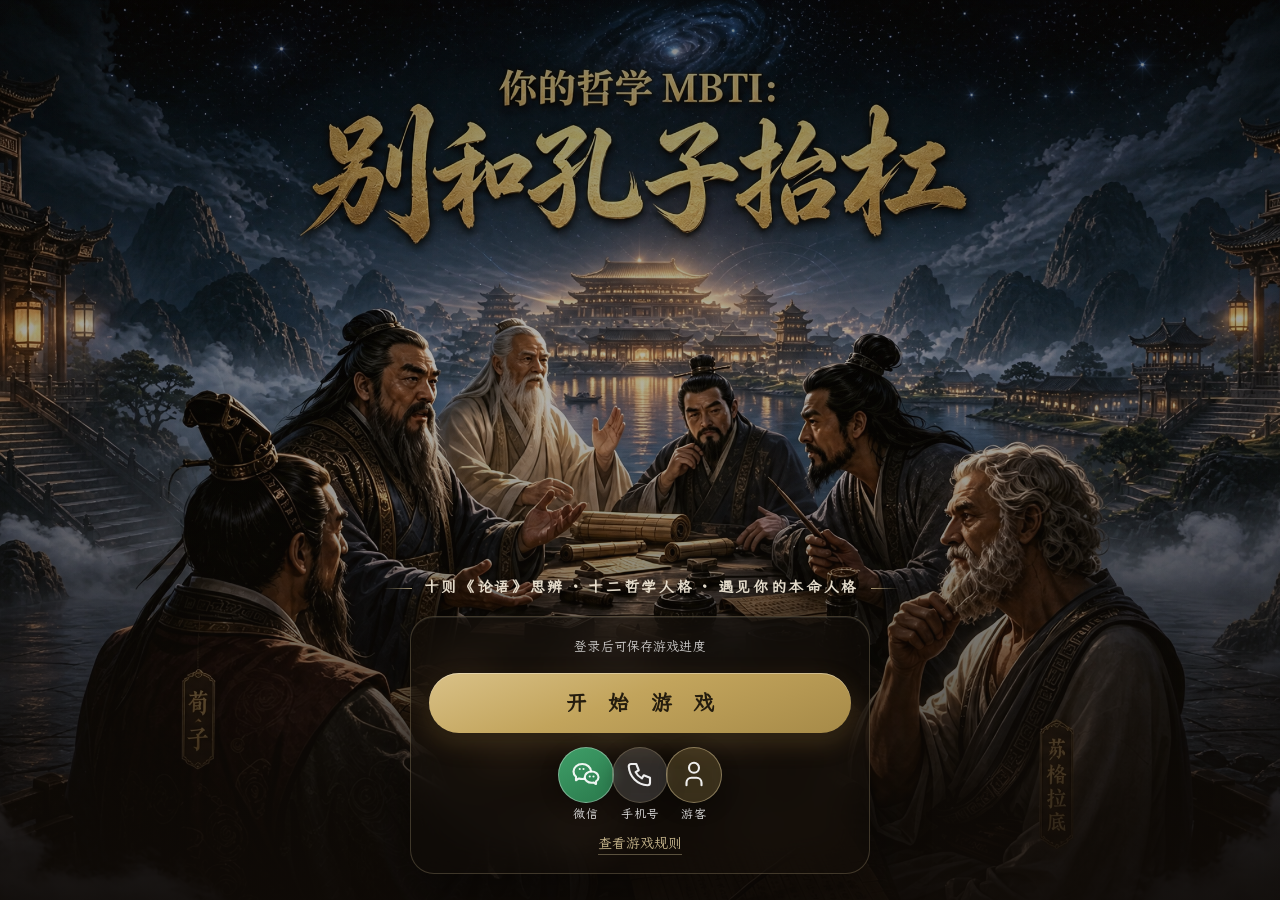
<file: index.html>
<!DOCTYPE html>
<html lang="zh-CN">
<head>
  <meta charset="UTF-8">
  <meta name="viewport" content="width=device-width, initial-scale=1.0">
  <title>别和孔子抬杠—哲学思辨语音房，寻找你的哲学人格</title>
  <meta http-equiv="refresh" content="0; url=html/index.html">
  <script>location.replace("html/index.html");</script>
</head>
<body>
  <p>正在进入游戏首页… <a href="html/index.html">点击进入</a></p>
</body>
</html>
</file>
<file: css/base.css>
@font-face {
  font-family: "LXGW WenKai";
  src: url("../fonts/LXGWWenKai-Regular.ttf") format("truetype");
  font-display: swap;
}

:root {
  --ink: #171310;
  --ink-2: #37302a;
  --paper: #f7f2e8;
  --paper-dark: #ece4d2;
  --gold: #c2a45c;
  --gold-light: #e6d3a3;
  --jade: #4a7a5f;
  --cinnabar: #9d3f2d;
  --muted: #8b8172;
  --line: rgba(32, 28, 24, 0.12);
  --gold-deep: #8a7440;
  --hairline-dark: 1px solid rgba(230, 211, 163, 0.22);
  --hairline-light: 1px solid rgba(23, 19, 16, 0.1);
  --shadow-sm: 0 1px 2px rgba(20, 16, 10, 0.08),
    0 2px 8px rgba(20, 16, 10, 0.06);
  --shadow-md: 0 2px 4px rgba(20, 16, 10, 0.1),
    0 10px 28px rgba(20, 16, 10, 0.16);
  --shadow-lg: 0 4px 8px rgba(20, 16, 10, 0.12),
    0 24px 56px rgba(20, 16, 10, 0.26);
  --shadow: 0 2px 4px rgba(20, 16, 10, 0.1),
    0 10px 28px rgba(20, 16, 10, 0.16);
  --ease-out: cubic-bezier(0.22, 1, 0.36, 1);
  --ease-spring: cubic-bezier(0.34, 1.56, 0.64, 1);
  --radius-lg: 20px;
  --radius-md: 14px;
  --font-serif: "Kaiti SC", "STKaiti", "KaiTi", "LXGW WenKai",
    "Songti SC", serif;
  --font-kai: "Kaiti SC", "STKaiti", "KaiTi", "LXGW WenKai",
    "Songti SC", serif;
  --font-xingkai: "Kaiti SC", "STKaiti", "KaiTi", "LXGW WenKai",
    "Songti SC", serif;
  --font-sans: "Kaiti SC", "STKaiti", "KaiTi", "LXGW WenKai",
    "Songti SC", serif;
  --safe-top: env(safe-area-inset-top, 0px);
  --safe-bottom: env(safe-area-inset-bottom, 0px);
}

html {
  scroll-behavior: smooth;
  -webkit-text-size-adjust: 100%;
  text-size-adjust: 100%;
}

* {
  box-sizing: border-box;
  margin: 0;
  padding: 0;
}

::selection {
  background: rgba(194, 164, 92, 0.35);
}

html,
body {
  height: 100%;
}

body {
  font-family: var(--font-sans);
  font-weight: 500;
  color: var(--ink);
  background: var(--paper);
  -webkit-font-smoothing: antialiased;
  letter-spacing: 0.01em;
}

button {
  font-family: inherit;
  cursor: pointer;
  border: none;
  background: none;
  -webkit-tap-highlight-color: transparent;
}

button:disabled {
  cursor: not-allowed;
  opacity: 0.55;
}

img {
  display: block;
}

.hidden {
  display: none !important;
}

.btn {
  display: inline-flex;
  align-items: center;
  justify-content: center;
  gap: 8px;
  border-radius: 999px;
  font-weight: 600;
  letter-spacing: 0.02em;
  cursor: pointer;
  transition: transform 0.15s ease, box-shadow 0.15s ease,
    background 0.15s ease;
}

:focus-visible {
  outline: 2px solid rgba(194, 164, 92, 0.75);
  outline-offset: 2px;
}

.btn:active {
  transform: scale(0.97);
}

.btn-primary {
  background: linear-gradient(
    160deg,
    #d9c187 0%,
    #c2a45c 45%,
    #a68a48 100%
  );
  color: #241c0e;
  box-shadow: 0 2px 6px rgba(0, 0, 0, 0.18),
    0 10px 24px rgba(150, 120, 60, 0.28),
    inset 0 1px 0 rgba(255, 255, 255, 0.35);
}

.btn-primary:hover {
  transform: translateY(-1px);
  box-shadow: 0 3px 8px rgba(0, 0, 0, 0.22),
    0 14px 32px rgba(150, 120, 60, 0.36),
    inset 0 1px 0 rgba(255, 255, 255, 0.35);
}

.btn-ghost {
  background: rgba(255, 255, 255, 0.16);
  color: #fff;
  border: 1px solid rgba(255, 255, 255, 0.45);
  backdrop-filter: blur(6px);
  -webkit-backdrop-filter: blur(6px);
}

.btn-danger {
  background: linear-gradient(160deg, #b05540, #9d3f2d);
  color: #fff;
  box-shadow: inset 0 1px 0 rgba(255, 255, 255, 0.18);
}

.modal-backdrop {
  position: fixed;
  inset: 0;
  z-index: 50;
  display: flex;
  align-items: center;
  justify-content: center;
  padding: 20px;
  background: rgba(16, 12, 9, 0.62);
  backdrop-filter: blur(8px);
  -webkit-backdrop-filter: blur(8px);
  opacity: 0;
  pointer-events: none;
  transition: opacity 0.2s ease;
}

.modal-backdrop.open {
  opacity: 1;
  pointer-events: auto;
}

.modal {
  width: 100%;
  max-width: 400px;
  max-height: 82vh;
  overflow: auto;
  background: var(--paper);
  border: var(--hairline-light);
  border-radius: 24px;
  box-shadow: var(--shadow-lg);
  padding: 24px 20px;
  transform: translateY(12px) scale(0.98);
  transition: transform 0.32s var(--ease-spring), opacity 0.2s ease;
}

.modal-backdrop.open .modal {
  transform: none;
}

.modal-head {
  display: flex;
  align-items: center;
  justify-content: space-between;
  margin-bottom: 16px;
}

.modal-title {
  font-family: var(--font-kai);
  font-size: 20px;
}

.modal-close {
  width: 32px;
  height: 32px;
  border-radius: 50%;
  background: var(--paper-dark);
  color: var(--ink-2);
  font-size: 16px;
  flex: none;
}

.modal-foot {
  display: flex;
  gap: 10px;
  margin-top: 18px;
}

.modal-foot .btn {
  flex: 1;
  height: 44px;
}

.field {
  width: 100%;
  border: 1px solid var(--line);
  border-radius: var(--radius-md);
  background: #fff;
  padding: 12px 14px;
  font-size: 15px;
  font-family: inherit;
  color: var(--ink);
  outline: none;
}

.field:focus {
  border-color: var(--gold);
  box-shadow: 0 0 0 3px rgba(194, 164, 92, 0.22);
}

.toast {
  position: fixed;
  left: 50%;
  bottom: calc(92px + var(--safe-bottom));
  transform: translateX(-50%) translateY(8px);
  z-index: 80;
  background: rgba(24, 20, 15, 0.85);
  border: var(--hairline-dark);
  color: #fff;
  padding: 10px 18px;
  border-radius: 999px;
  font-size: 14px;
  opacity: 0;
  pointer-events: none;
  backdrop-filter: blur(8px);
  -webkit-backdrop-filter: blur(8px);
  transition: all 0.25s ease;
  max-width: 84vw;
  text-align: center;
}

.toast.show {
  opacity: 1;
  transform: translateX(-50%) translateY(0);
}

@media (prefers-reduced-motion: reduce) {
  *,
  *::before,
  *::after {
    animation-duration: 0.01ms !important;
    transition-duration: 0.01ms !important;
  }
}
</file>
<file: css/home.css>
.page-home {
  overflow-x: hidden;
}

.home-bg {
  position: fixed;
  inset: 0;
  background: linear-gradient(165deg, #2a2118 0%, #171210 100%);
  background-size: cover;
  background-position: center top;
}

.home-overlay {
  position: fixed;
  inset: 0;
  background: linear-gradient(
      180deg,
      rgba(18, 13, 8, 0.12) 0%,
      rgba(18, 13, 8, 0.2) 40%,
      rgba(16, 11, 7, 0.9) 100%
    ),
    radial-gradient(
      120% 100% at 50% 100%,
      transparent 40%,
      rgba(10, 7, 4, 0.4) 100%
    );
  pointer-events: none;
}

@keyframes riseIn {
  from {
    opacity: 0;
    transform: translateY(16px);
  }
  to {
    opacity: 1;
    transform: none;
  }
}

.home-content {
  position: relative;
  z-index: 1;
  min-height: 100%;
  display: flex;
  flex-direction: column;
  align-items: center;
  justify-content: flex-end;
  padding: calc(48px + var(--safe-top)) 22px calc(26px + var(--safe-bottom));
  text-align: center;
  color: #fff;
}

.home-tagline {
  margin-bottom: 20px;
  font-family: var(--font-kai);
  font-size: 15px;
  font-weight: 700;
  letter-spacing: 0.18em;
  margin-left: 0.18em;
  color: rgba(246, 238, 220, 0.92);
  text-shadow: 0 2px 12px rgba(0, 0, 0, 0.65);
  animation: riseIn 0.7s var(--ease-out) both;
}

.home-tagline::before,
.home-tagline::after {
  content: "";
  display: inline-block;
  vertical-align: middle;
  width: 28px;
  height: 1px;
  margin: 0 12px;
}

.home-tagline::before {
  background: linear-gradient(90deg, transparent, rgba(230, 211, 163, 0.7));
}

.home-tagline::after {
  background: linear-gradient(90deg, rgba(230, 211, 163, 0.7), transparent);
}

.home-logo {
  display: flex;
  flex-direction: column;
  align-items: center;
  margin-top: 2vh;
}

.logo-seal {
  width: 66px;
  height: 66px;
  border-radius: 50%;
  display: flex;
  align-items: center;
  justify-content: center;
  font-family: var(--font-kai);
  font-size: 34px;
  color: #6b3f12;
  background:
    radial-gradient(circle at 32% 28%, #f4dd9b, #d9b64a 58%, #b8871f);
  box-shadow:
    0 0 0 4px rgba(201, 162, 39, 0.35),
    0 0 0 7px rgba(255, 255, 255, 0.12),
    0 10px 26px rgba(0, 0, 0, 0.35);
  transform: rotate(-6deg);
}

.logo-kicker {
  font-family: var(--font-kai);
  margin-top: 20px;
  font-size: 17px;
  letter-spacing: 0.62em;
  margin-left: 0.62em;
  color: var(--gold-light);
  text-shadow: 0 2px 14px rgba(0, 0, 0, 0.55);
}

.logo-title {
  margin-top: 6px;
  font-family: var(--font-xingkai);
  font-size: clamp(46px, 12vw, 66px);
  letter-spacing: 0.16em;
  margin-left: 0.16em;
  font-weight: 700;
  line-height: 1.2;
  background: linear-gradient(180deg, #fff3cf 0%, #e9cf82 55%, #c9a227 100%);
  -webkit-background-clip: text;
  background-clip: text;
  color: transparent;
  filter: drop-shadow(0 4px 14px rgba(0, 0, 0, 0.55));
}

.logo-divider {
  display: flex;
  align-items: center;
  gap: 10px;
  margin-top: 12px;
  width: min(260px, 64vw);
}

.logo-divider span {
  flex: 1;
  height: 1px;
  background: linear-gradient(90deg, transparent, rgba(232, 207, 127, 0.8));
}

.logo-divider span:last-child {
  background: linear-gradient(90deg, rgba(232, 207, 127, 0.8), transparent);
}

.logo-divider i {
  font-style: normal;
  font-size: 10px;
  color: var(--gold-light);
}

.logo-sub {
  margin-top: 12px;
  font-size: 13px;
  color: rgba(255, 255, 255, 0.82);
  letter-spacing: 0.16em;
  margin-left: 0.16em;
  text-shadow: 0 2px 10px rgba(0, 0, 0, 0.5);
}

.home-actions {
  width: 100%;
  max-width: 420px;
  display: flex;
  flex-direction: column;
  gap: 14px;
  padding: 22px 18px 18px;
  border-radius: 24px;
  background: rgba(16, 12, 8, 0.52);
  border: var(--hairline-dark);
  backdrop-filter: blur(20px);
  -webkit-backdrop-filter: blur(20px);
  box-shadow:
    0 24px 56px rgba(0, 0, 0, 0.4),
    inset 0 1px 0 rgba(255, 255, 255, 0.08);
  animation: riseIn 0.7s var(--ease-out) 0.15s both;
}

.btn-start {
  position: relative;
  overflow: hidden;
  width: 100%;
  height: 60px;
  border-radius: 999px;
  font-size: 21px;
  font-family: var(--font-xingkai);
  letter-spacing: 0.34em;
  text-indent: 0.34em;
}

.btn-start::after {
  content: "";
  position: absolute;
  top: 0;
  left: -60%;
  width: 40%;
  height: 100%;
  background: linear-gradient(
    100deg,
    transparent,
    rgba(255, 255, 255, 0.35),
    transparent
  );
  transform: skewX(-20deg);
  animation: sheen 3.2s var(--ease-out) infinite;
  pointer-events: none;
}

@keyframes sheen {
  0% {
    left: -60%;
  }
  55% {
    left: 130%;
  }
  100% {
    left: 130%;
  }
}

.login-icons {
  display: flex;
  justify-content: center;
  gap: 22px;
}

.icon-login {
  position: relative;
  display: flex;
  flex-direction: column;
  align-items: center;
  gap: 6px;
  padding-top: 60px;
  color: rgba(255, 255, 255, 0.92);
  font-size: 12px;
  transition: transform 0.2s var(--ease-out);
}

.icon-login:hover {
  transform: translateY(-2px);
}

.icon-login:active {
  transform: scale(0.94);
}

.icon-login span {
  letter-spacing: 0.08em;
}

.icon-login::before {
  content: "";
  position: absolute;
  top: 0;
  left: 50%;
  transform: translateX(-50%);
  width: 54px;
  height: 54px;
  border-radius: 50%;
  background: rgba(255, 255, 255, 0.12);
  border: 1px solid rgba(255, 255, 255, 0.3);
  backdrop-filter: blur(6px);
  -webkit-backdrop-filter: blur(6px);
  box-shadow: 0 6px 18px rgba(0, 0, 0, 0.25);
  transition:
    transform 0.2s var(--ease-out),
    box-shadow 0.2s var(--ease-out);
}

.icon-login:hover::before {
  box-shadow:
    0 6px 18px rgba(0, 0, 0, 0.25),
    0 0 20px rgba(230, 211, 163, 0.18);
}

.icon-login svg {
  position: absolute;
  left: 50%;
  top: 27px;
  transform: translate(-50%, -50%);
  width: 30px;
  height: 30px;
  fill: none;
  stroke: currentColor;
  stroke-width: 1.7;
  stroke-linecap: round;
  stroke-linejoin: round;
}

.icon-wechat::before {
  background: linear-gradient(150deg, #3f9e68, #2a7a4c);
  border-color: rgba(255, 255, 255, 0.35);
}

.icon-phone::before {
  background: rgba(255, 255, 255, 0.14);
  border: var(--hairline-dark);
}

.icon-guest::before {
  background: rgba(194, 164, 92, 0.24);
  border: 1px solid rgba(230, 211, 163, 0.45);
}

.btn-link {
  align-self: center;
  padding-bottom: 2px;
  color: rgba(230, 211, 163, 0.85);
  font-size: 14px;
  text-decoration: none;
  border-bottom: 1px solid rgba(230, 211, 163, 0.35);
  transition:
    color 0.2s var(--ease-out),
    border-color 0.2s var(--ease-out);
}

.btn-link:hover {
  color: rgba(230, 211, 163, 1);
  border-bottom-color: rgba(230, 211, 163, 0.7);
}

.user-status {
  min-height: 20px;
  font-size: 13px;
  color: rgba(255, 255, 255, 0.78);
}

.login-tabs {
  display: flex;
  background: var(--paper-dark);
  border-radius: 999px;
  padding: 4px;
  margin-bottom: 18px;
}

.login-tab {
  flex: 1;
  height: 38px;
  border-radius: 999px;
  font-size: 14px;
  color: var(--ink-2);
}

.login-tab.active {
  background: #fff;
  color: var(--ink);
  font-weight: 600;
  box-shadow: var(--shadow-sm), 0 0 0 1px rgba(194, 164, 92, 0.45);
}

.login-panel {
  display: flex;
  flex-direction: column;
  gap: 12px;
}

.login-tip {
  font-size: 13px;
  color: var(--muted);
  line-height: 1.6;
}

.btn-block {
  width: 100%;
  height: 46px;
  font-size: 15px;
}

.code-row {
  display: flex;
  gap: 10px;
}

.code-row .field {
  flex: 1;
}

.btn-code {
  flex: none;
  height: 46px;
  padding: 0 14px;
  border-radius: var(--radius-md);
  background: var(--paper-dark);
  color: var(--ink-2);
  font-size: 13px;
}

.btn-code:disabled {
  opacity: 0.6;
}

.rules-list {
  list-style: none;
  padding-left: 0;
  counter-reset: rules;
  display: flex;
  flex-direction: column;
  gap: 12px;
  font-size: 14px;
  line-height: 1.7;
  color: var(--ink-2);
}

.rules-list li {
  display: flex;
  align-items: flex-start;
  counter-increment: rules;
}

.rules-list li::before {
  content: counter(rules);
  flex: none;
  width: 22px;
  height: 22px;
  margin-right: 10px;
  display: inline-flex;
  align-items: center;
  justify-content: center;
  border-radius: 50%;
  background: rgba(194, 164, 92, 0.15);
  color: #8a7440;
  border: 1px solid rgba(194, 164, 92, 0.35);
  font-size: 12px;
}

/* 桌面端：内容更居中、字号略放大 */
@media (min-width: 900px) {
  .home-content {
    padding-left: 48px;
    padding-right: 48px;
  }

  .logo-title {
    font-size: 64px;
  }

  .logo-sub {
    font-size: 14px;
  }

  .home-actions {
    max-width: 460px;
  }
}

/* ---------- 窄屏适配 ---------- */
@media (max-width: 520px) {
  .home-content {
    padding-left: 14px;
    padding-right: 14px;
  }

  .home-tagline {
    font-size: 13px;
    letter-spacing: 0.12em;
    margin-left: 0.12em;
  }

  .home-tagline::before,
  .home-tagline::after {
    width: 16px;
    margin: 0 8px;
  }

  .home-actions {
    padding: 18px 14px 14px;
    gap: 12px;
  }

  .btn-start {
    height: 54px;
    font-size: 18px;
  }

  .login-icons {
    gap: 14px;
  }

  .icon-login {
    padding-top: 52px;
  }

  .icon-login::before {
    width: 48px;
    height: 48px;
  }

  .icon-login svg {
    top: 24px;
    width: 26px;
    height: 26px;
  }

  .modal {
    padding: 20px 16px;
  }
}
</file>
<file: css/report.css>
.page-report {
  min-height: 100%;
  background: linear-gradient(180deg, #faf5ea 0%, #efe6d3 100%);
  overflow-x: hidden;
}

.report-home-btn {
  position: fixed;
  top: calc(14px + var(--safe-top));
  left: 14px;
  z-index: 40;
  width: 42px;
  height: 42px;
  border-radius: 50%;
  display: flex;
  align-items: center;
  justify-content: center;
  background: rgba(18, 13, 8, 0.5);
  border: var(--hairline-dark);
  color: #fff;
  backdrop-filter: blur(8px);
  -webkit-backdrop-filter: blur(8px);
  box-shadow: 0 6px 18px rgba(0, 0, 0, 0.25);
  transition: transform 0.15s ease, background 0.15s ease;
}

.report-home-btn:active {
  transform: scale(0.94);
  background: rgba(20, 16, 12, 0.6);
}

.report-home-btn svg {
  width: 22px;
  height: 22px;
  fill: none;
  stroke: currentColor;
  stroke-width: 1.8;
  stroke-linecap: round;
  stroke-linejoin: round;
}

.report-page {
  max-width: 680px;
  margin: 0 auto;
  padding-bottom: calc(40px + var(--safe-bottom));
}

/* ---------- 顶部背景区 ---------- */
.report-hero {
  position: relative;
  min-height: 360px;
  display: flex;
  flex-direction: column;
  align-items: center;
  justify-content: center;
  gap: 6px;
  padding: calc(64px + var(--safe-top)) 22px 26px;
  overflow: hidden;
  background: linear-gradient(170deg, #39301e 0%, #241c12 45%, #171009 100%);
}

.report-hero-overlay {
  position: absolute;
  inset: 0;
  background: linear-gradient(
    180deg,
    rgba(20, 14, 8, 0.1) 0%,
    rgba(20, 14, 8, 0.28) 55%,
    rgba(20, 14, 8, 0.85) 100%
  );
}

.report-hero-content {
  position: relative;
  z-index: 2;
  color: #fff;
  text-align: center;
  max-width: 100%;
  animation: riseIn 0.7s var(--ease-out) both;
}

.report-hero-portrait-wrap {
  position: relative;
  z-index: 1;
  display: flex;
  align-items: center;
  justify-content: center;
  margin-bottom: 6px;
}

.report-hero-portrait-wrap::before {
  content: '';
  position: absolute;
  width: 130%;
  height: 80%;
  top: 15%;
  left: -15%;
  background: radial-gradient(
    50% 50% at 50% 50%,
    rgba(194, 164, 92, 0.32),
    transparent 70%
  );
  z-index: -1;
  filter: blur(8px);
}

.report-kicker {
  font-family: var(--font-kai);
  font-size: 15px;
  letter-spacing: 0.4em;
  margin-left: 0.4em;
  color: var(--gold-light);
}

.report-kicker::before,
.report-kicker::after {
  content: '';
  display: inline-block;
  width: 24px;
  height: 1px;
  vertical-align: middle;
  margin: 0 10px;
  background: linear-gradient(90deg, transparent, var(--gold), transparent);
}

.report-hero-name {
  margin-top: 8px;
  font-family: var(--font-kai);
  font-size: 44px;
  letter-spacing: 0.08em;
  text-shadow: 0 3px 20px rgba(0, 0, 0, 0.55),
    0 0 40px rgba(194, 164, 92, 0.25);
}

.report-hero-meta {
  margin-top: 6px;
  font-size: 14px;
  color: rgba(255, 255, 255, 0.82);
}

.report-portrait {
  position: relative;
  height: clamp(220px, 46vh, 320px);
  width: auto;
  max-width: min(70vw, 320px);
  object-fit: contain;
  opacity: 1;
  filter: drop-shadow(0 18px 30px rgba(0, 0, 0, 0.45));
}

/* ---------- 结果卡 ---------- */
.report-card {
  margin: -26px 16px 0;
  position: relative;
  z-index: 3;
  border-radius: var(--radius-lg);
  background: #fbf7ec;
  border: var(--hairline-light);
  box-shadow: var(--shadow-lg);
  padding: 20px;
  overflow: hidden;
  animation: riseIn 0.7s var(--ease-out) 0.12s both;
}

.report-card::before {
  content: '';
  position: absolute;
  left: 20px;
  right: 20px;
  top: 0;
  height: 2px;
  background: linear-gradient(
    90deg,
    transparent,
    rgba(194, 164, 92, 0.6),
    transparent
  );
}

.result-row {
  display: flex;
  align-items: center;
  gap: 14px;
}

.result-avatar {
  width: 64px;
  height: 64px;
  border-radius: 50%;
  object-fit: cover;
  border: 3px solid var(--gold);
  background: #e6dcc6;
  flex: none;
}

.result-label {
  font-size: 13px;
  color: var(--muted);
}

.result-name {
  margin-top: 2px;
  font-family: var(--font-kai);
  font-size: 30px;
  letter-spacing: 0.06em;
  color: var(--gold-deep);
}

.result-title {
  margin-top: 2px;
  font-size: 13px;
  color: var(--ink-2);
}

.result-fit {
  margin-top: 6px;
  display: inline-block;
  padding: 3px 10px;
  border-radius: 999px;
  background: rgba(201, 162, 39, 0.14);
  color: #8a6a14;
  font-size: 12px;
  font-weight: 600;
}

.user-row {
  display: flex;
  align-items: center;
  justify-content: space-between;
  gap: 10px;
  margin-top: 16px;
  padding-top: 14px;
  border-top: 1px solid var(--line);
}

.user-chip {
  min-width: 0;
  overflow: hidden;
  text-overflow: ellipsis;
  white-space: nowrap;
  font-size: 13px;
  color: var(--ink-2);
  background: var(--paper-dark);
  border-radius: 999px;
  padding: 6px 12px;
}

.btn-share {
  height: 40px;
  padding: 0 18px;
  font-size: 14px;
  flex: none;
}

.stage-hint {
  margin-top: 12px;
  padding: 8px 10px;
  border-radius: 10px;
  background: rgba(201, 162, 39, 0.12);
  color: #6b5414;
  font-size: 13px;
}

/* ---------- 数据条 ---------- */
.report-section {
  margin: 22px 16px 0;
  animation: riseIn 0.7s var(--ease-out) 0.22s both;
}

.section-title {
  font-family: var(--font-kai);
  font-size: 20px;
  color: #3a2f1d;
  padding-left: 0;
}

.section-title::before {
  content: '';
  display: inline-block;
  width: 8px;
  height: 8px;
  margin-right: 10px;
  vertical-align: 2px;
  background: linear-gradient(135deg, #d9c187, #a68a48);
  transform: rotate(45deg);
}

.section-desc {
  margin: 6px 0 14px;
  font-size: 12px;
  color: var(--muted);
}

.score-bars {
  background: #fbf7ec;
  border: var(--hairline-light);
  border-radius: var(--radius-lg);
  box-shadow: var(--shadow-md);
  padding: 18px 16px;
  display: grid;
  grid-template-columns: repeat(3, 1fr);
  gap: 10px;
}

.bar-row {
  display: flex;
  flex-direction: column;
  gap: 8px;
  padding: 12px 10px;
  border-radius: 12px;
  background: #f3ecdb;
}

.bar-head {
  display: flex;
  align-items: flex-start;
  justify-content: space-between;
  gap: 4px;
}

.bar-name {
  font-size: 13px;
  font-weight: 600;
  color: var(--ink-2);
}

.bar-name small {
  display: block;
  margin-top: 1px;
  font-size: 10px;
  font-weight: 400;
  color: var(--muted);
}

.bar-track {
  height: 7px;
  border-radius: 999px;
  background: #e7ddc6;
  overflow: hidden;
}

.bar-fill {
  height: 100%;
  width: 0;
  border-radius: 999px;
  transition: width 1s cubic-bezier(0.22, 1, 0.36, 1);
}

.bar-value {
  font-size: 12px;
  font-weight: 700;
  color: var(--gold-deep);
  white-space: nowrap;
}

.bar-row.top {
  border: 1px solid rgba(194, 164, 92, 0.35);
}

.bar-row.top .bar-name,
.bar-row.top .bar-value {
  color: #a87812;
}

.bar-row.top .bar-fill {
  box-shadow: 0 0 8px rgba(194, 164, 92, 0.4);
}

/* ---------- 解析卡 ---------- */
.detail-card {
  background: #fbf7ec;
  border: var(--hairline-light);
  border-radius: var(--radius-lg);
  box-shadow: var(--shadow-md);
  padding: 20px;
}

.detail-head {
  display: flex;
  align-items: center;
  gap: 12px;
}

.detail-portrait {
  width: 64px;
  height: 64px;
  border-radius: 50%;
  object-fit: cover;
  background: #e6dcc6;
  flex: none;
}

.detail-name {
  font-family: var(--font-kai);
  font-size: 22px;
}

.detail-school {
  font-size: 13px;
  color: var(--muted);
}

.detail-core,
.detail-position {
  margin-top: 12px;
  font-size: 14px;
  line-height: 1.7;
  color: var(--ink-2);
}

.detail-core b,
.detail-position b,
.detail-weakness b {
  color: #6b5414;
}

.detail-quote {
  margin-top: 14px;
  padding: 12px 14px;
  border-radius: var(--radius-md);
  position: relative;
  background: rgba(194, 164, 92, 0.08);
  border-left: 3px solid rgba(194, 164, 92, 0.6);
  font-family: var(--font-kai);
  font-size: 17px;
  line-height: 1.8;
  color: #6b5414;
}

.detail-summary {
  margin-top: 14px;
  font-size: 14px;
  line-height: 1.9;
  color: var(--ink-2);
}

.trait-list {
  margin-top: 14px;
  display: flex;
  flex-wrap: wrap;
  gap: 8px;
}

.trait-chip {
  padding: 6px 12px;
  border-radius: 999px;
  background: #f3ecdb;
  border: 1px solid rgba(23, 19, 16, 0.08);
  font-size: 13px;
  color: var(--ink-2);
}

.detail-talent {
  margin-top: 14px;
  padding: 12px 14px;
  border-radius: var(--radius-md);
  background: rgba(63, 125, 90, 0.1);
  font-size: 14px;
  line-height: 1.7;
  color: var(--ink-2);
}

.talent-title {
  font-weight: 700;
  color: var(--jade);
  margin-bottom: 2px;
}

.detail-weakness {
  margin-top: 14px;
  font-size: 14px;
  line-height: 1.7;
  color: var(--ink-2);
}

/* ---------- 操作区 ---------- */
.report-actions {
  margin: 26px 16px 0;
  display: flex;
  gap: 12px;
  animation: riseIn 0.7s var(--ease-out) 0.3s both;
}

.report-actions .btn {
  flex: 1;
  height: 48px;
  font-size: 15px;
}

.btn-ghost-dark {
  background: #fffdf7;
  color: var(--ink-2);
  border: 1px solid var(--line);
}

.btn-ghost-dark:hover {
  border-color: rgba(194, 164, 92, 0.5);
}

@keyframes riseIn {
  from {
    opacity: 0;
    transform: translateY(18px);
  }
  to {
    opacity: 1;
    transform: none;
  }
}

.modal-body-text {
  font-size: 14px;
  line-height: 1.8;
  color: var(--ink-2);
}

/* ---------- 分享海报 ---------- */
.modal-share {
  max-width: 480px;
}

.poster-wrap {
  max-height: 58vh;
  overflow: auto;
  border-radius: var(--radius-md);
  background: #17120d;
  box-shadow: inset 0 0 0 1px rgba(255, 255, 255, 0.08);
}

.poster-wrap img {
  display: block;
  width: 100%;
  height: auto;
}

.poster-hint {
  margin-top: 12px;
  font-size: 12px;
  color: var(--muted);
  text-align: center;
}

/* ---------- 窄屏适配 ---------- */
@media (max-width: 520px) {
  .report-hero {
    min-height: 300px;
    padding: calc(56px + var(--safe-top)) 16px 20px;
  }

  .report-hero-name {
    font-size: 36px;
  }

  .report-portrait {
    height: clamp(190px, 42vh, 260px);
  }

  .report-card {
    margin: -22px 10px 0;
    padding: 16px;
  }

  .report-section {
    margin-left: 10px;
    margin-right: 10px;
  }

  .score-bars {
    grid-template-columns: repeat(2, 1fr);
    gap: 8px;
    padding: 12px;
  }

  .report-actions {
    margin-left: 10px;
    margin-right: 10px;
    flex-direction: column;
  }

  .report-actions .btn {
    width: 100%;
  }

  .detail-card {
    padding: 16px;
  }
}
</file>
